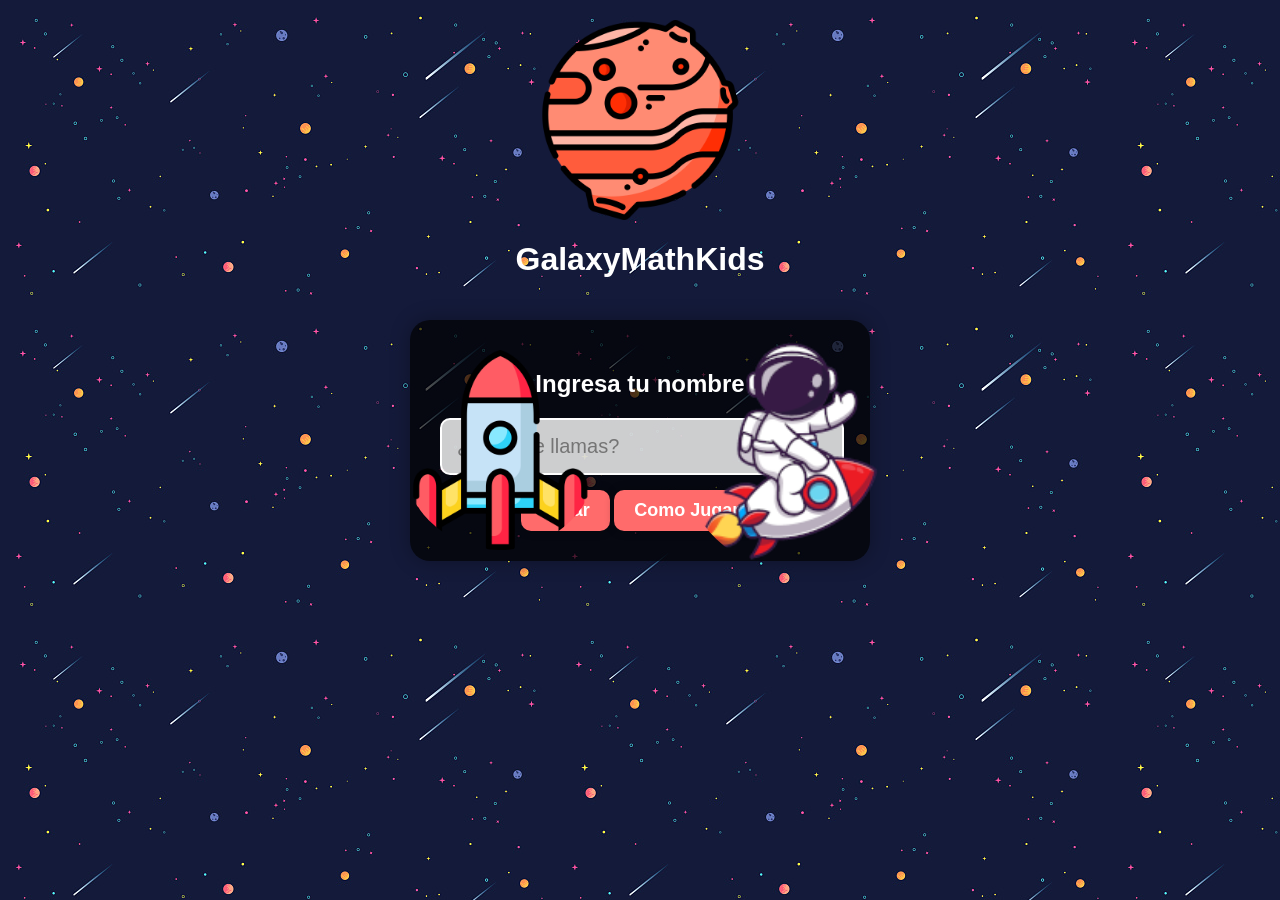
<file: html/otros/index.html>
<!DOCTYPE html>
<html>

<head>
    <title>Login</title>
    <link rel="stylesheet" type="text/css" href="/css/otros/login.css">
</head>

<body>
    <div id="logo">
        <img src="/img/marte.png" alt="Planeta" id="planet-image">
        <h1>GalaxyMathKids</h1>
    </div>
    <div id="login-form">
        <img src="/img/aventura.png" class="imagen-izquierda">
        <h2 class="bouncex">Ingresa tu nombre</h2>
        <form>
            <input id="nombreUsuario" type="text" name="usuario" placeholder="¿Cómo te llamas?">
            <br>
            <button type="button" class="button" onclick="botonJugar()">
                Jugar
            </button>
            <button type="button" class="button" onclick="botonReglas()">
                Como Jugar
            </button>
        </form>
        <img src="/img/astronauta_130x150.png" class="imagen-derecha">
    </div>
    <script src="/js/otros/login.js"></script>
</body>

</html>
</file>
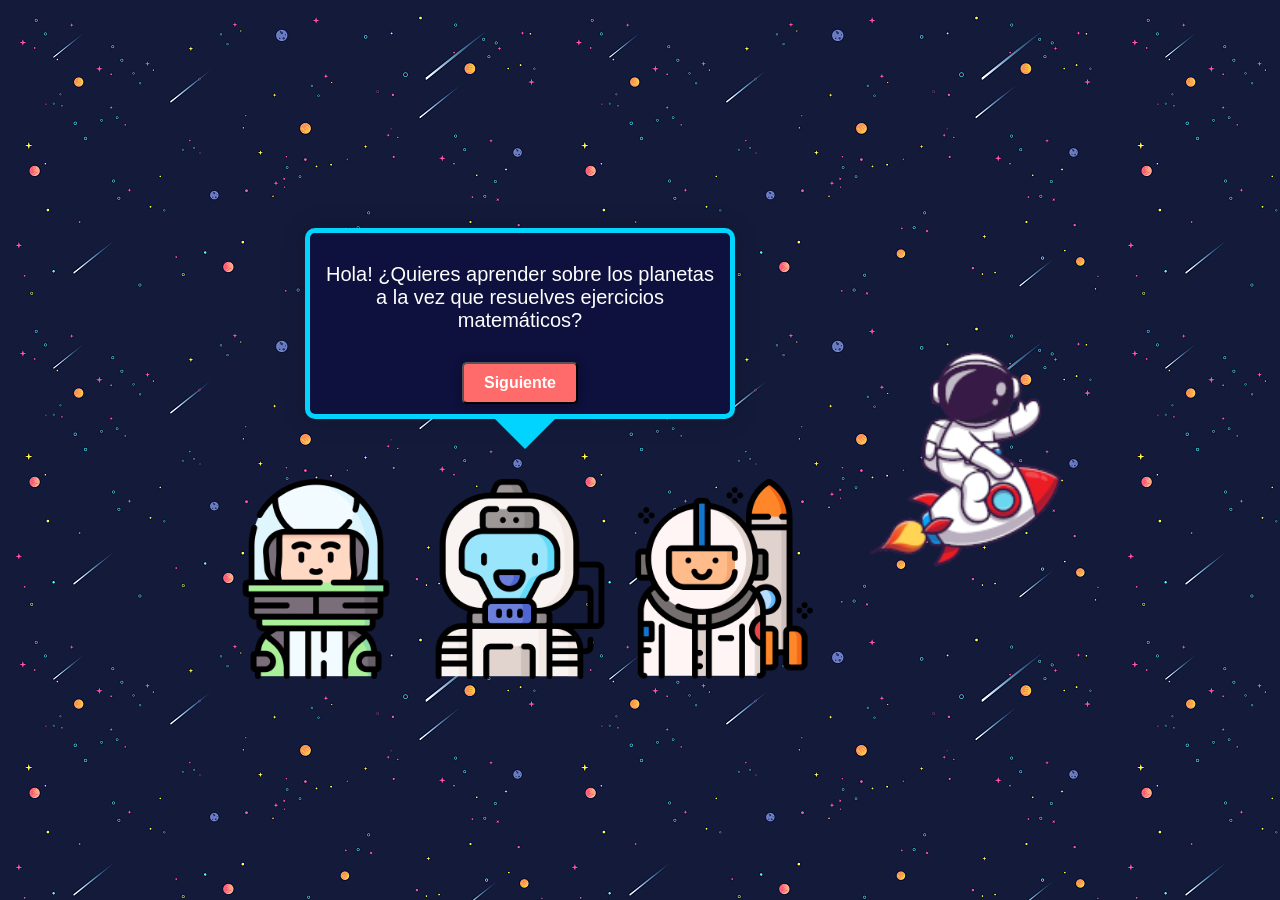
<file: html/dialogos/dialogo1.html>
<!DOCTYPE html>
<html lang="es">

<head>
    <meta charset="UTF-8">
    <meta name="viewport" content="width=device-width, initial-scale=1.0">
    <title>Galaxia en Peligro</title>
    <link rel="stylesheet" href="/css/dialogos/dialogo1.css">
</head>

<body>
    <audio id="myAudio" loop autoplay>
        <source src="/music/alien.mp3" type="audio/mpeg">
    </audio>
    <div class="container">
        <div class="alienigenas">
            <div class="dialogo1">
                <p>Hola! ¿Quieres aprender sobre los planetas a la vez que resuelves ejercicios matemáticos?</p>
                <button class="btn-siguiente" id="dialogo1">
                    <a href="#">Siguiente</a>
                </button>
            </div>
            <div class="dialogo2">
                <p>Todos los planetas tendrán la misma forma y tú tendras que liberarlos.</p>
                <button class="btn-siguiente" id="dialogo2">
                    <a href="#">Siguiente</a>
                </button>
            </div>
            <div class="dialogo3">
                <p>Mientras resuelves cada ejercicio matématico descubriremos que planeta se ocultaba debajo de esa capa.</p>
                <button class="btn-siguiente" id="dialogo3">
                    <a href="#">Siguiente</a>
                </button>
            </div>
            <div class="dialogo4">
                <p>Confiamos en ti para resolver cada ejercicio. Resuelve los ejercicios matemáticos y liberalos a los
                    todos.</p>
                <button class="btn-siguiente" id="dialogo4">
                    <a href="#">Siguiente</a>
                </button>
            </div>

            <div class="dialogoCombi">
                <p>Cuando completes todos los planetas, tendrás muchos más conocimientos de nuestro Sistema Solar</p>
                <button class="btn-siguiente" id="dialogoCombi">
                    <a href="#">Siguiente</a>
                </button>
            </div>

            <div class="grupo_alienigena">
                <img src="/img/astronauta1.png" alt="Alienígenas">
                <img src="/img/astronauta2.png" alt="Alienígenas">
                <img src="/img/astronauta3.png" alt="Alienígenas">
            </div>

        </div>
        <div class="astronauta">
            <div class="dialogoAstro1">
                <p>Esta bien. ¡Estoy listo para el reto!</p>
                <button class="btn-siguiente" id="dialogoAstro1">
                    <a href="#">Siguiente</a>
                </button>
            </div>

            <div class="dialogoAstro2">
                <p>Esta bien. Haré todo lo posible por resolver los ejercicios.</p>
                <button class="btn-siguiente" id="dialogoAstro2">
                    <a href="#">Comenzar Aventura</a>
                </button>
            </div>
            <div class="grupo_astronauta">
                <img src="/img/astronauta_130x150.png" alt="Astronauta">
            </div>

        </div>
    </div>

    <script src="/js/dialogos/dialogo1.js"></script>
    <script src="/js/otros/sonidos.js"></script>
</body>

</html>
</file>
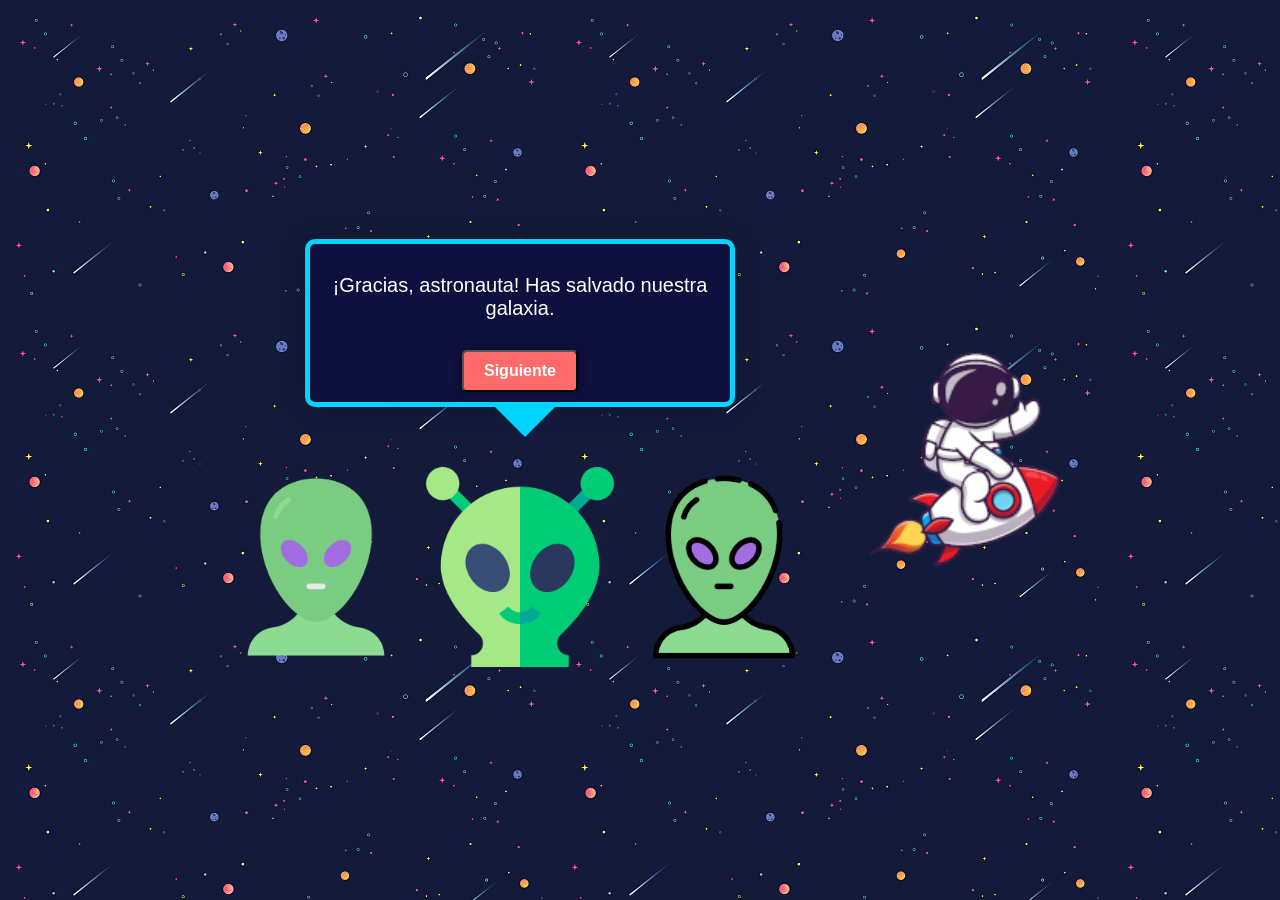
<file: html/dialogos/dialogo2.html>
<!DOCTYPE html>
<html lang="es">

<head>
    <meta charset="UTF-8">
    <meta name="viewport" content="width=device-width, initial-scale=1.0">
    <title>Galaxia en Peligro</title>
    <link rel="stylesheet" href="/css/dialogos/dialogo2.css">
</head>

<body>
    <audio id="myAudio" loop autoplay>
        <source src="/music/alien.mp3" type="audio/mpeg">
    </audio>
    <div class="container">
        <div class="alienigenas">
            <div class="dialogo1">
                <p>¡Gracias, astronauta! Has salvado nuestra galaxia.</p>
                <button class="btn-siguiente" id="dialogo1">
                    <a href="#">Siguiente</a>
                </button>
            </div>
            <div class="dialogo2">
                <p>Estamos en deuda contigo. Ten cuidado en tus futuras misiones.</p>
                <button class="btn-siguiente" id="dialogo2">
                    <a href="#">Siguiente</a>
                </button>
            </div>

            <div class="dialogoCombi">
                <p>GRACIAS POR TODO</p>
                <button class="btn-siguiente" id="dialogoCombi">
                    <a href="#">Siguiente</a>
                </button>
            </div>

            <div class="grupo_alienigena">
                <img src="/img/alien1.png" alt="Alienígenas">
                <img src="/img/alien2.png" alt="Alienígenas">
                <img src="/img/alien3.png" alt="Alienígenas">
            </div>

        </div>
        <div class="astronauta">
            <div class="dialogoAstro1">
                <p>Siempre estaré dispuesto a ayudar. Cuídense, amigos.</p>
                <button class="btn-siguiente" id="dialogoAstro1">
                    <a href="#">Siguiente</a>
                </button>
            </div>
            <div class="grupo_astronauta">
                <img src="/img/astronauta_130x150.png" alt="Astronauta">
            </div>
        </div>
    </div>

    <script src="/js/dialogos/dialogo2.js"></script>
    <script src="/js/otros/sonidos.js"></script>
</body>

</html>
</file>
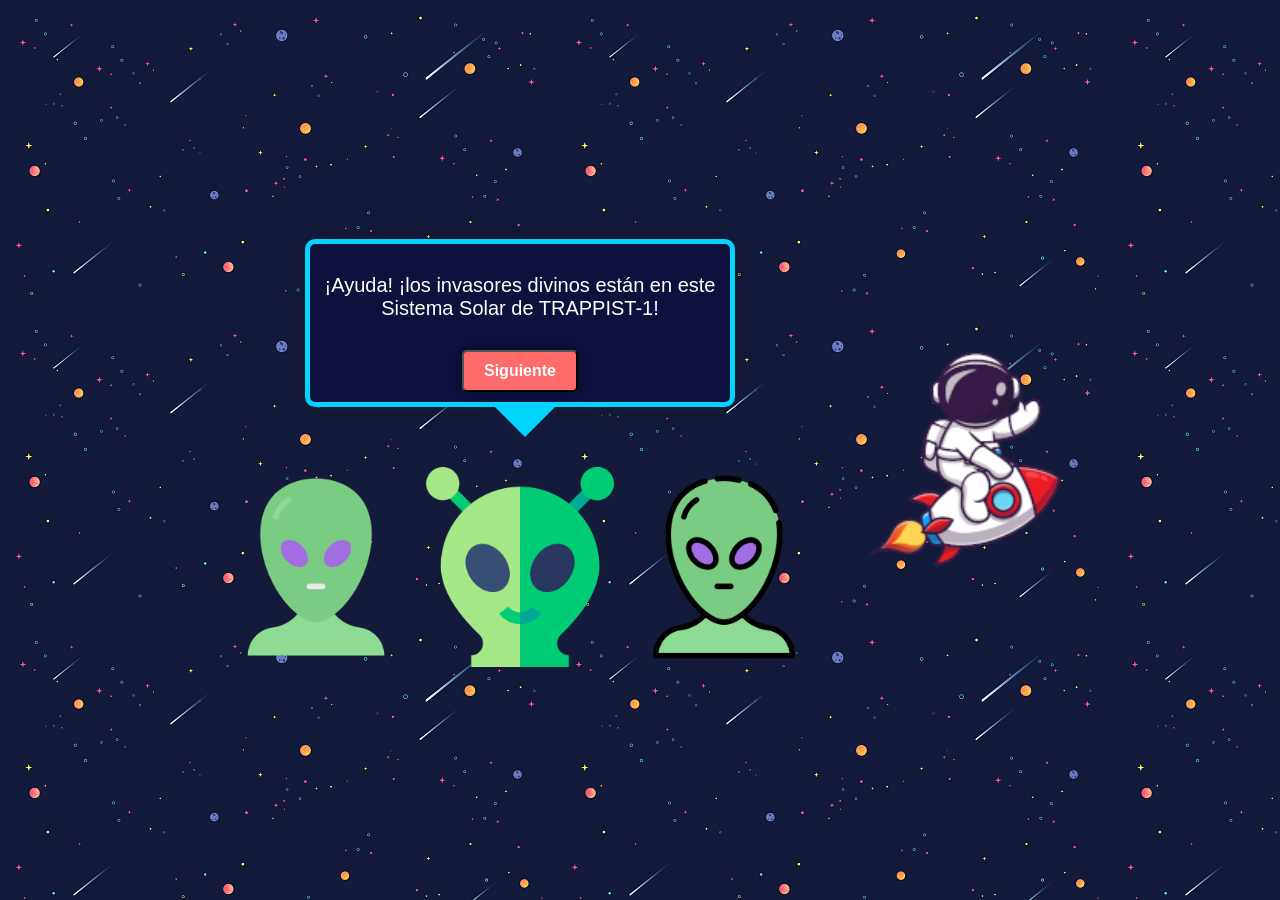
<file: html/dialogos/dialogo3.html>
<!DOCTYPE html>
<html lang="es">

<head>
    <meta charset="UTF-8">
    <meta name="viewport" content="width=device-width, initial-scale=1.0">
    <title>Galaxia en Peligro</title>
    <link rel="stylesheet" href="/css/dialogos/dialogo1.css">
</head>

<body>
    <audio id="myAudio" loop autoplay>
        <source src="/music/alien.mp3" type="audio/mpeg">
    </audio>
    <div class="container">
        <div class="alienigenas">
            <div class="dialogo1">
                <p>¡Ayuda! ¡los invasores divinos están en este Sistema Solar de TRAPPIST-1!</p>
                <button class="btn-siguiente" id="dialogo1">
                    <a href="#">Siguiente</a>
                </button>
            </div>
            <div class="dialogo2">
                <p>Como los votaste del anterior Sistema Solar, no les quedó de otra que venir para el nuestro</p>
                <button class="btn-siguiente" id="dialogo2">
                    <a href="#">Siguiente</a>
                </button>
            </div>
            <div class="dialogo3">
                <p>Todos los planetas los volvió iguales. y tambien multiplicó algunos de ellos. Nosotros debemos de
                    tener 7 planetas. Pero ahora contamos con 10 </p>
                <button class="btn-siguiente" id="dialogo3">
                    <a href="#">Siguiente</a>
                </button>
            </div>
            <div class="dialogo4">
                <p>Confiamos en ti para salvar nuestra Sistema Solar. Resuelve los ejercicios matemáticos de nivel
                    Intermedio y liberalos a los todos.</p>
                <button class="btn-siguiente" id="dialogo4">
                    <a href="#">Siguiente</a>
                </button>
            </div>

            <div class="dialogoCombi">
                <p>Cuando salves todos los planetas, estos volverán a su forma original.</p>
                <button class="btn-siguiente" id="dialogoCombi">
                    <a href="#">Siguiente</a>
                </button>
            </div>

            <div class="grupo_alienigena">
                <img src="/img/alien1.png" alt="Alienígenas">
                <img src="/img/alien2.png" alt="Alienígenas">
                <img src="/img/alien3.png" alt="Alienígenas">
            </div>

        </div>
        <div class="astronauta">
            <div class="dialogoAstro1">
                <p>Tranquilos, tengo que ayudarlos. Ya que por mi culpa invadieron su Sistema</p>
                <button class="btn-siguiente" id="dialogoAstro1">
                    <a href="#">Siguiente</a>
                </button>
            </div>

            <div class="dialogoAstro2">
                <p>Esta bien. Haré todo lo posible para salvar a todos. Y regresar a la normalidad sus planetas</p>
                <button class="btn-siguiente" id="dialogoAstro2">
                    <a href="#">Comenzar Aventura</a>
                </button>
            </div>
            <div class="grupo_astronauta">
                <img src="/img/astronauta_130x150.png" alt="Astronauta">
            </div>

        </div>
    </div>

    <script src="/js/dialogos/dialogo3.js"></script>
    <script src="/js/otros/sonidos.js"></script>
</body>

</html>
</file>
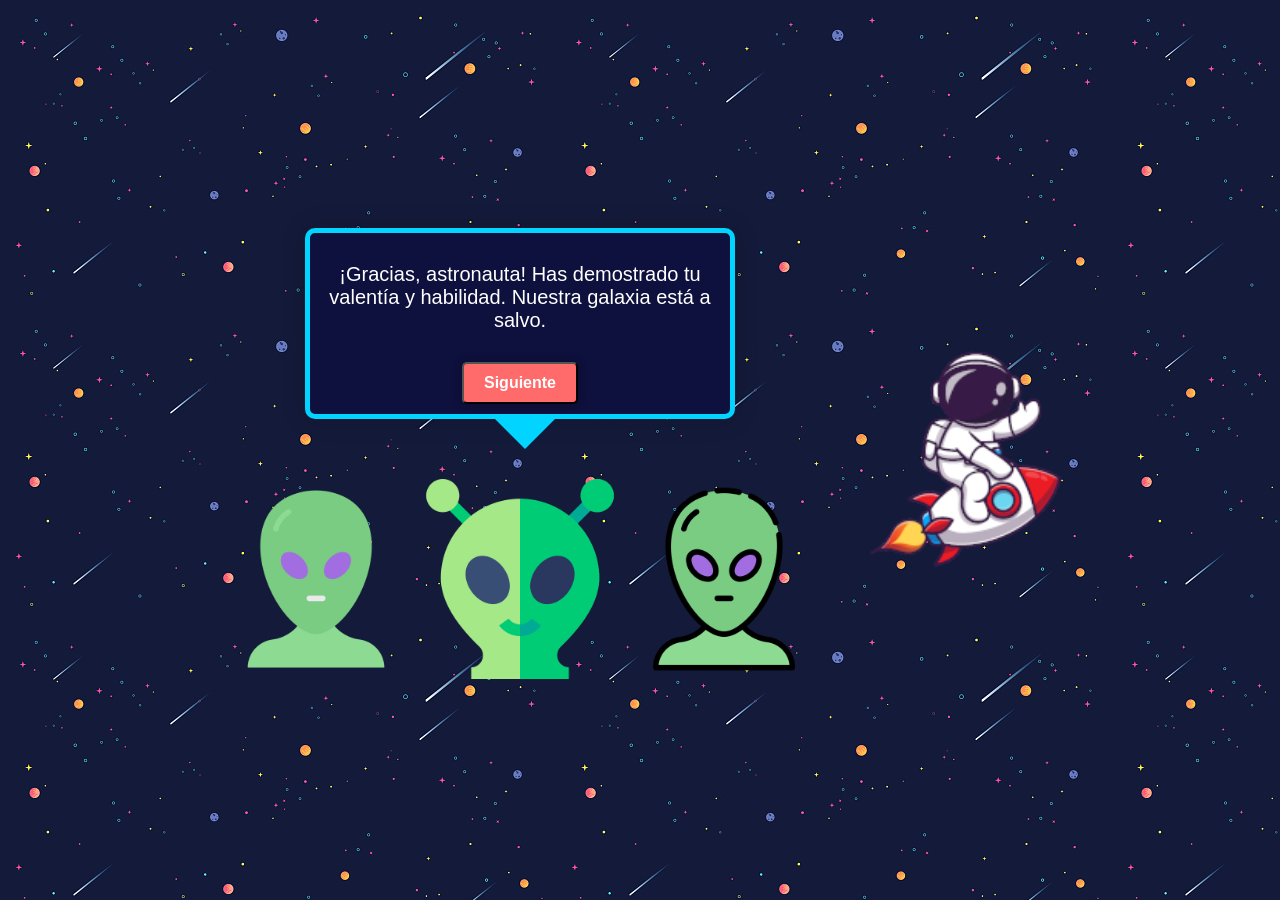
<file: html/dialogos/dialogo4.html>
<!DOCTYPE html>
<html lang="es">

<head>
    <meta charset="UTF-8">
    <meta name="viewport" content="width=device-width, initial-scale=1.0">
    <title>Galaxia en Peligro</title>
    <link rel="stylesheet" href="/css/dialogos/dialogo2.css">
</head>

<body>
    <audio id="myAudio" loop autoplay>
        <source src="/music/alien.mp3" type="audio/mpeg">
    </audio>
    <div class="container">
        <div class="alienigenas">
            <div class="dialogo1">
                <p>¡Gracias, astronauta! Has demostrado tu valentía y habilidad. Nuestra galaxia está a salvo.</p>
                <button class="btn-siguiente" id="dialogo1">
                    <a href="#">Siguiente</a>
                </button>
            </div>
            <div class="dialogo2">
                <p>Eres un verdadero héroe intergaláctico. Ten cuidado en tus futuras misiones, pues el universo siempre guarda sorpresas.</p>
                <button class="btn-siguiente" id="dialogo2">
                    <a href="#">Siguiente</a>
                </button>
            </div>

            <div class="dialogoCombi" >
                <p>GRACIAS POR TODO</p>
                <button class="btn-siguiente" id="dialogoCombi">
                    <a href="#">Siguiente</a>
                </button>
            </div>

            <div class="grupo_alienigena">
                <img src="/img/alien1.png" alt="Alienígenas">
                <img src="/img/alien2.png" alt="Alienígenas">
                <img src="/img/alien3.png" alt="Alienígenas">
            </div>

        </div>
        <div class="astronauta">
            <div class="dialogoAstro1" >
                <p>Ha sido un honor ayudar. Siempre estaré dispuesto a proteger el universo de amenazas. Hasta la próxima, amigos.</p>
                <button class="btn-siguiente" id="dialogoAstro1">
                    <a href="#">Siguiente</a>
                </button>
            </div>
            <div class="grupo_astronauta">
                <img src="/img/astronauta_130x150.png" alt="Astronauta">
            </div>
        </div>
    </div>

    <script src="/js/dialogos/dialogo4.js"></script>
    <script src="/js/otros/sonidos.js"></script>
</body>

</html>
</file>
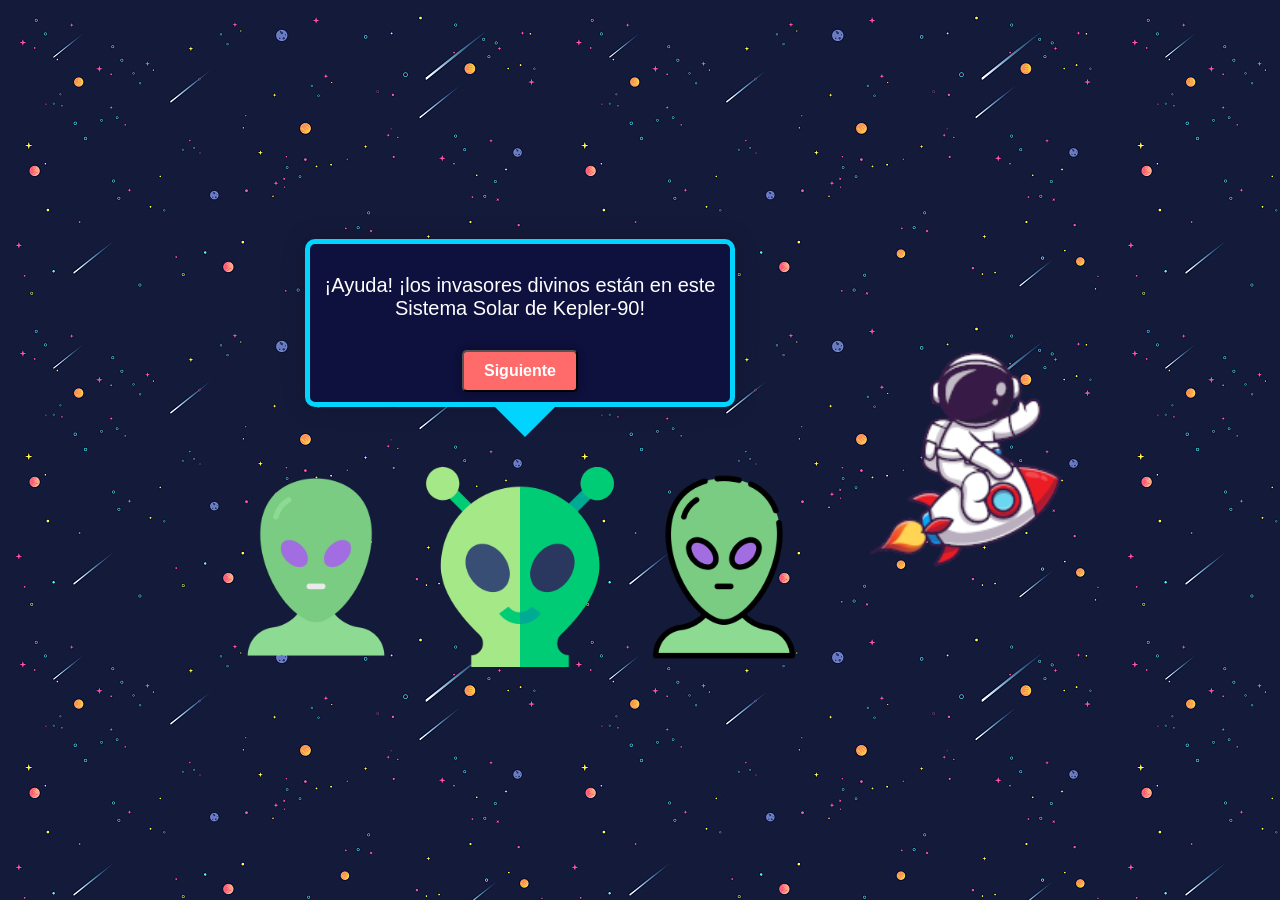
<file: html/dialogos/dialogo5.html>
<!DOCTYPE html>
<html lang="es">

<head>
    <meta charset="UTF-8">
    <meta name="viewport" content="width=device-width, initial-scale=1.0">
    <title>Galaxia en Peligro</title>
    <link rel="stylesheet" href="/css/dialogos/dialogo1.css">
</head>

<body>
    <audio id="myAudio" loop autoplay>
        <source src="/music/alien.mp3" type="audio/mpeg">
    </audio>
    <div class="container">
        <div class="alienigenas">
            <div class="dialogo1">
                <p>¡Ayuda! ¡los invasores divinos están en este Sistema Solar de Kepler-90!</p>
                <button class="btn-siguiente" id="dialogo1">
                    <a href="#">Siguiente</a>
                </button>
            </div>
            <div class="dialogo2">
                <p>Están buscando venganza, esta vez se juntaron una gran cantidad de ellos y comenzaron a copiar
                    nuestros planetas.</p>
                <button class="btn-siguiente" id="dialogo2">
                    <a href="#">Siguiente</a>
                </button>
            </div>
            <div class="dialogo3">
                <p>Ahora parece que volvieron mucho más fuertes. Triplicaron algunos planetas, algunos planetas estan
                    justo casi en la misma orbita. Estan a nada de expltoar, necesitamos tú ayuda.</p>
                <button class="btn-siguiente" id="dialogo3">
                    <a href="#">Siguiente</a>
                </button>
            </div>
            <div class="dialogo4">
                <p>Confiamos en ti para salvar nuestra Sistema Solar. Resuelve los ejercicios matemáticos de nivel
                    Dificil y liberalos a los todos. Sino, nuestro sistema explotará porque no puede tener a 18 planetas
                    juntos</p>
                <button class="btn-siguiente" id="dialogo4">
                    <a href="#">Siguiente</a>
                </button>
            </div>

            <div class="dialogoCombi">
                <p>Si logras derrotar será el fin de ellos. Ya que son los últimos que quedan con vida.</p>
                <button class="btn-siguiente" id="dialogoCombi">
                    <a href="#">Siguiente</a>
                </button>
            </div>

            <div class="grupo_alienigena">
                <img src="/img/alien1.png" alt="Alienígenas">
                <img src="/img/alien2.png" alt="Alienígenas">
                <img src="/img/alien3.png" alt="Alienígenas">
            </div>

        </div>
        <div class="astronauta">
            <div class="dialogoAstro1">
                <p>Que problema, es muy grave. Voy a ayudarlos a todos, no pueden tener tanto planteas en su Sistema</p>
                <button class="btn-siguiente" id="dialogoAstro1">
                    <a href="#">Siguiente</a>
                </button>
            </div>

            <div class="dialogoAstro2">
                <p>Esta bien. Haré todo lo posible para salvar a todos. Y regresar a la normalidad sus planetas</p>
                <button class="btn-siguiente" id="dialogoAstro2">
                    <a href="#">Comenzar Aventura</a>
                </button>
            </div>
            <div class="grupo_astronauta">
                <img src="/img/astronauta_130x150.png" alt="Astronauta">
            </div>

        </div>
    </div>

    <script src="/js/dialogos/dialogo5.js"></script>
    <script src="/js/otros/sonidos.js"></script>
</body>

</html>
</file>
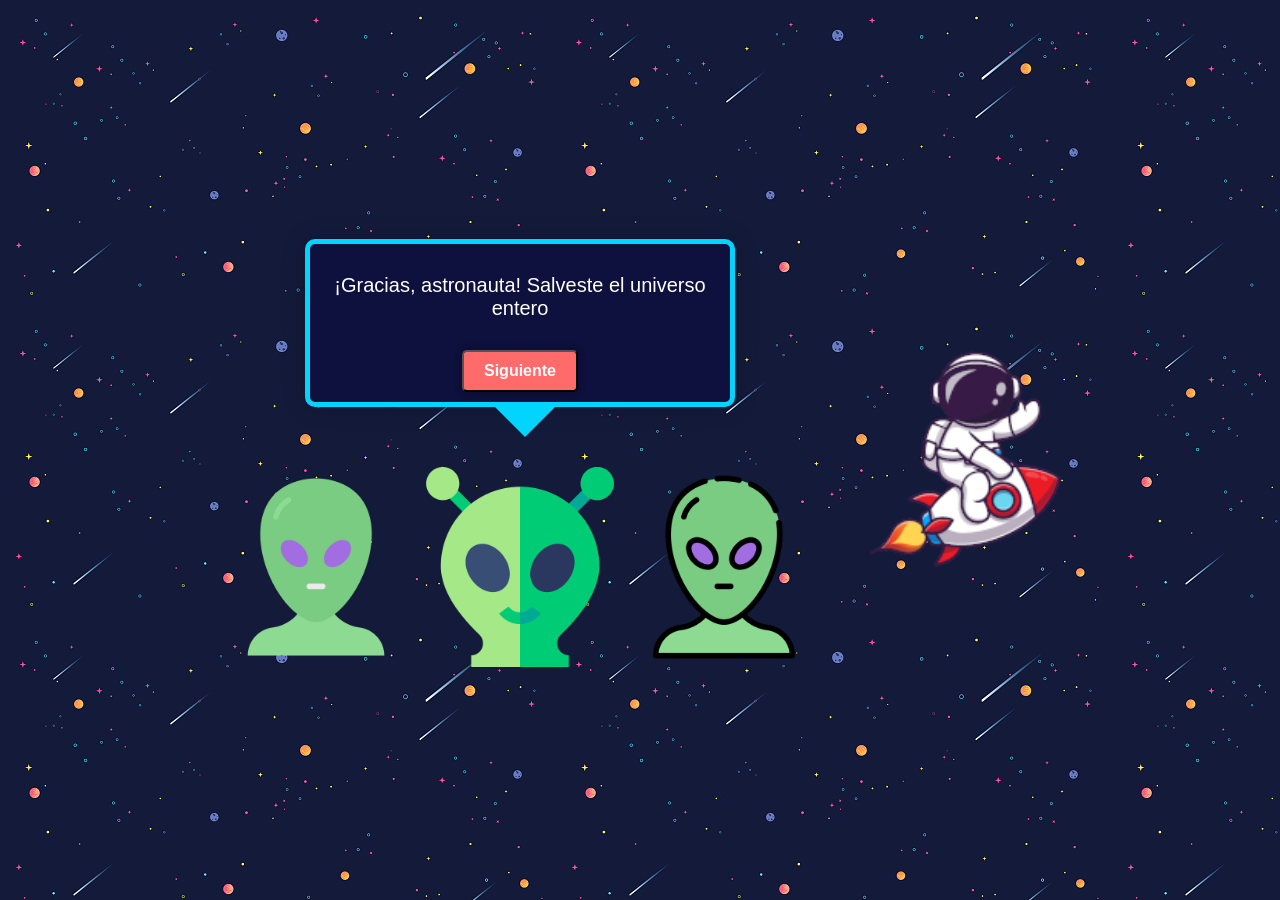
<file: html/dialogos/dialogo6.html>
<!DOCTYPE html>
<html lang="es">

<head>
    <meta charset="UTF-8">
    <meta name="viewport" content="width=device-width, initial-scale=1.0">
    <title>Galaxia en Peligro</title>
    <link rel="stylesheet" href="/css/dialogos/dialogo2.css">
</head>

<body>
    <audio id="myAudio" loop autoplay>
        <source src="/music/alien.mp3" type="audio/mpeg">
    </audio>
    <div class="container">
        <div class="alienigenas">
            <div class="dialogo1">
                <p>¡Gracias, astronauta! Salveste el universo entero</p>
                <button class="btn-siguiente" id="dialogo1">
                    <a href="#">Siguiente</a>
                </button>
            </div>
            <div class="dialogo2">
                <p>Todos los serves vivos del universo estamos en deuda con tigo, por destruir a esa especie que multiplicaba planetas</p>
                <button class="btn-siguiente" id="dialogo2">
                    <a href="#">Siguiente</a>
                </button>
            </div>

            <div class="dialogoCombi" >
                <p>GRACIAS POR TODO, ESTE ES EL FIN DE TU MISIÓN ESPACIAL</p>
                <button class="btn-siguiente" id="dialogoCombi">
                    <a href="#">Siguiente</a>
                </button>
            </div>

            <div class="grupo_alienigena">
                <img src="/img/alien1.png" alt="Alienígenas">
                <img src="/img/alien2.png" alt="Alienígenas">
                <img src="/img/alien3.png" alt="Alienígenas">
            </div>

        </div>
        <div class="astronauta">
            <div class="dialogoAstro1" >
                <p>Siempre estaré dispuesto a ayudar. Cuídense, amigos.</p>
                <button class="btn-siguiente" id="dialogoAstro1">
                    <a href="#">Siguiente</a>
                </button>
            </div>
            <div class="grupo_astronauta">
                <img src="/img/astronauta_130x150.png" alt="Astronauta">
            </div>
        </div>
    </div>

    <script src="/js/dialogos/dialogo6.js"></script>
    <script src="/js/otros/sonidos.js"></script>
</body>

</html>
</file>
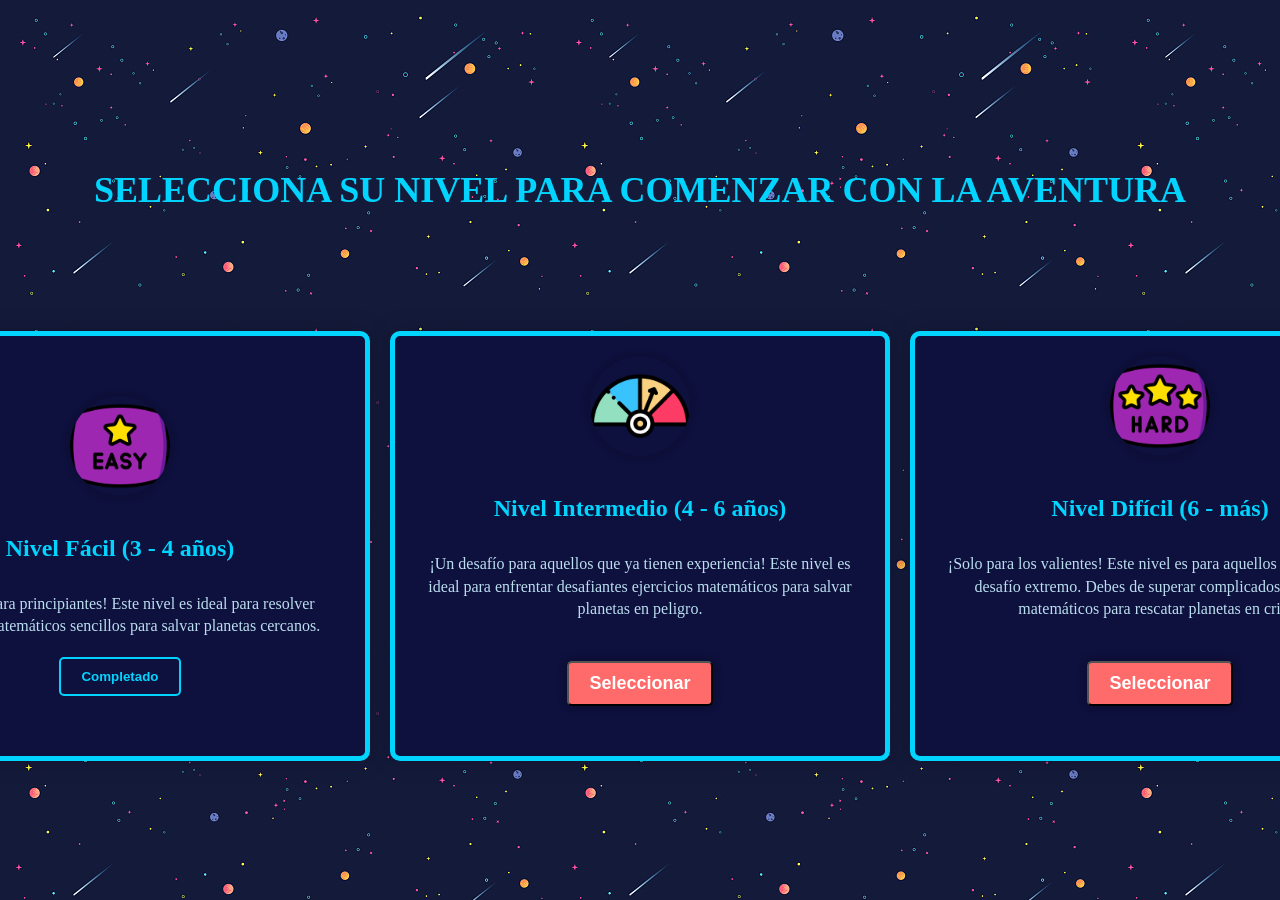
<file: html/niveles/1Completado.html>
<!DOCTYPE html>
<html lang="en">

<head>
    <meta charset="UTF-8">
    <meta name="viewport" content="width=device-width, initial-scale=1.0">
    <title>Seleccione su nivel</title>
    <link rel="stylesheet" href="/css/niveles/Completado.css">
</head>

<body>
    <div class="container">
        <h2 class="titulo">SELECCIONA SU NIVEL PARA COMENZAR CON LA AVENTURA</h2>
        <div class="dificultad">
            <div class="card card-completado">
                <div class="completado-overlay">
                    <p>Nivel Completado</p>
                </div>
                <img src="/img/facil.png" alt="Nivel Básico">
                <h3>Nivel Fácil (3 - 4 años)</h3>
                <p>¡Perfecto para principiantes! Este nivel es ideal para resolver ejercicios matemáticos sencillos para
                    salvar planetas cercanos.</p>
                <button class="btn-completado">
                    Completado
                </button>
            </div>
            <div class="card">
                <img src="/img/media.png" alt="Nivel Intermedio">
                <h3>Nivel Intermedio (4 - 6 años)</h3>
                <p>¡Un desafío para aquellos que ya tienen experiencia! Este nivel es ideal para enfrentar desafiantes
                    ejercicios matemáticos para salvar planetas en peligro.</p>
                <button class="btn-seleccionar">
                    <a href="/html/dialogos/dialogo3.html">Seleccionar</a>
                </button>
            </div>
            <div class="card">
                <img src="/img/dificil.png" alt="Nivel Difícil">
                <h3>Nivel Difícil (6 - más)</h3>
                <p>¡Solo para los valientes! Este nivel es para aquellos que buscan un desafío extremo. Debes de superar
                    complicados ejercicios matemáticos para rescatar planetas en crisis.</p>
                <button class="btn-seleccionar">
                    <a href="/html/dialogos/dialogo5.html">Seleccionar</a>
                </button>
            </div>
        </div>
    </div>

</body>

</html>
</file>
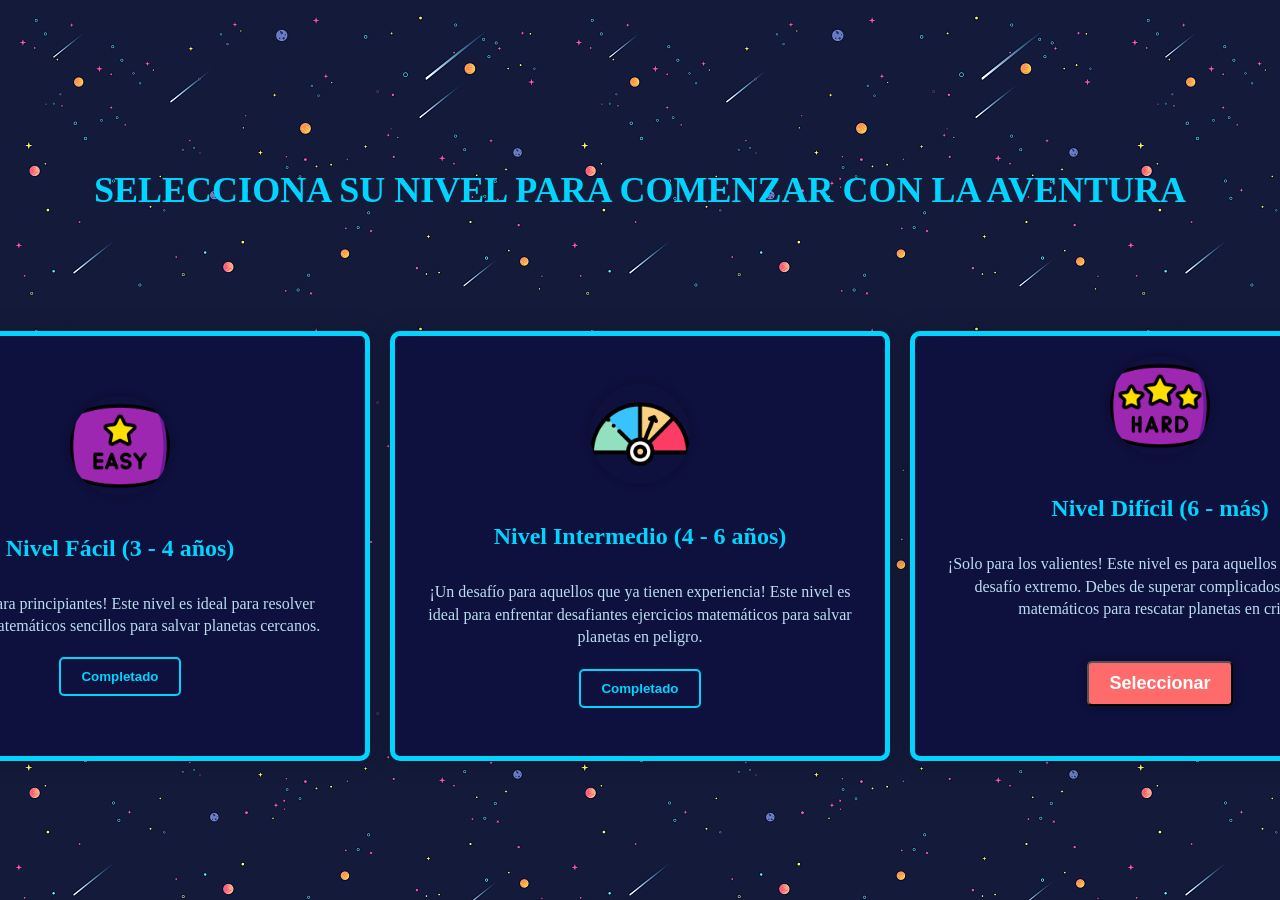
<file: html/niveles/2Completado.html>
<!DOCTYPE html>
<html lang="en">

<head>
    <meta charset="UTF-8">
    <meta name="viewport" content="width=device-width, initial-scale=1.0">
    <title>Seleccione su nivel</title>
    <link rel="stylesheet" href="/css/niveles/Completado.css">
</head>

<body>
    <div class="container">
        <h2 class="titulo">SELECCIONA SU NIVEL PARA COMENZAR CON LA AVENTURA</h2>
        <div class="dificultad">
            <div class="card card-completado">
                <div class="completado-overlay">
                    <p>Nivel Completado</p>
                </div>
                <img src="/img/facil.png" alt="Nivel Básico">
                <h3>Nivel Fácil (3 - 4 años)</h3>
                <p>¡Perfecto para principiantes! Este nivel es ideal para resolver ejercicios matemáticos sencillos para
                    salvar planetas cercanos.</p>
                <button class="btn-completado">
                    Completado
                </button>
            </div>
            <div class="card card-completado">
                <div class="completado-overlay">
                    <p>Nivel Completado</p>
                </div>
                <img src="/img/media.png" alt="Nivel Intermedio">
                <h3>Nivel Intermedio (4 - 6 años)</h3>
                <p>¡Un desafío para aquellos que ya tienen experiencia! Este nivel es ideal para enfrentar desafiantes
                    ejercicios matemáticos para salvar planetas en peligro.</p>
                <button class="btn-completado">
                    Completado
                </button>
            </div>
            <div class="card">
                <img src="/img/dificil.png" alt="Nivel Difícil">
                <h3>Nivel Difícil (6 - más)</h3>
                <p>¡Solo para los valientes! Este nivel es para aquellos que buscan un desafío extremo. Debes de superar
                    complicados ejercicios matemáticos para rescatar planetas en crisis.</p>
                <button class="btn-seleccionar">
                    <a href="/html/dialogos/dialogo5.html">Seleccionar</a>
                </button>
            </div>
        </div>
    </div>

    </div>

</body>

</html>
</file>
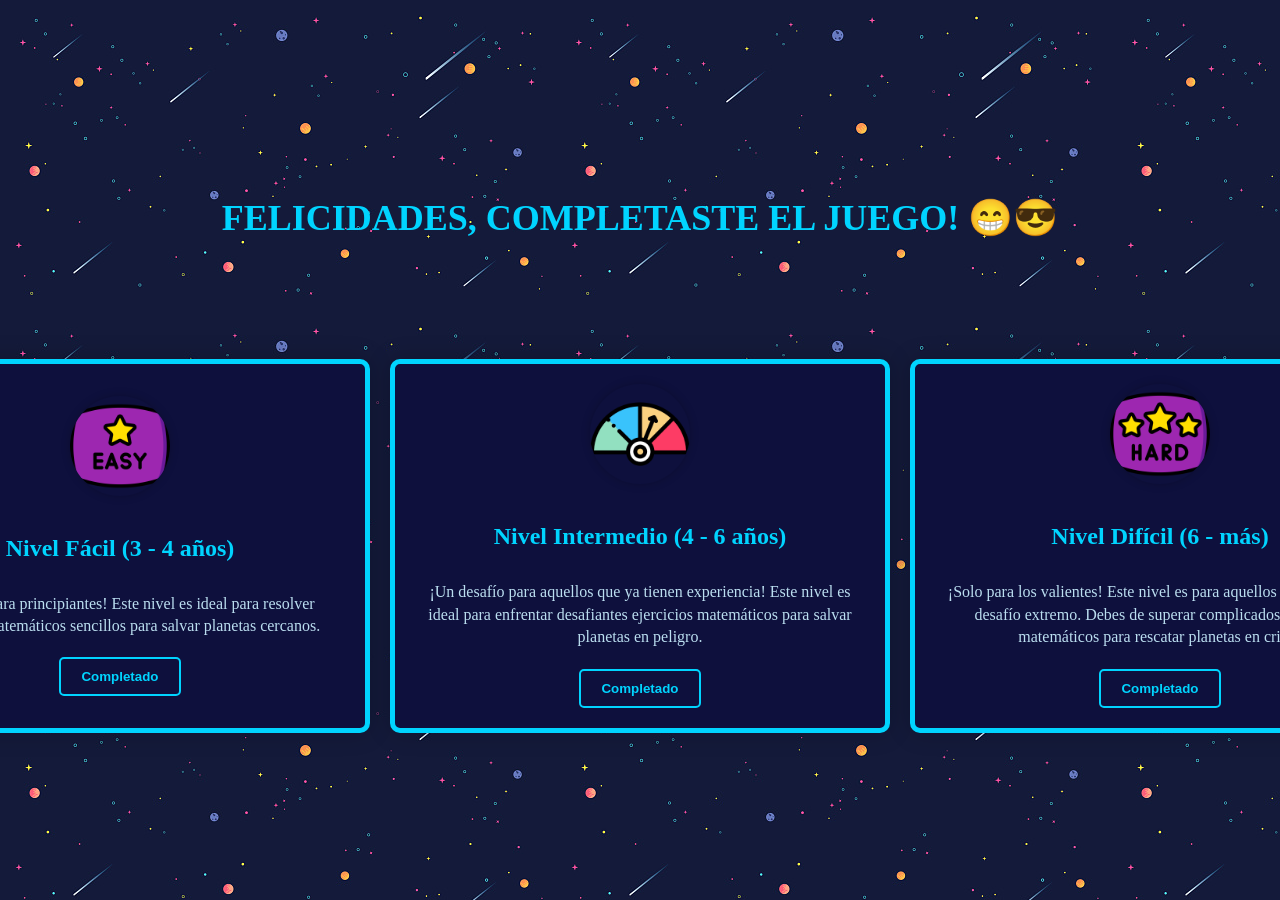
<file: html/niveles/3Completado.html>
<!DOCTYPE html>
<html lang="en">

<head>
    <meta charset="UTF-8">
    <meta name="viewport" content="width=device-width, initial-scale=1.0">
    <title>Seleccione su nivel</title>
    <link rel="stylesheet" href="/css/niveles/Completado.css">
</head>

<body>
    <div class="container">
        <h2 class="titulo">FELICIDADES, COMPLETASTE EL JUEGO! 😁😎</h2>
        <div class="dificultad">
            <div class="card card-completado">
                <div class="completado-overlay">
                    <p>Nivel Completado</p>
                </div>
                <img src="/img/facil.png" alt="Nivel Básico">
                <h3>Nivel Fácil (3 - 4 años)</h3>
                <p>¡Perfecto para principiantes! Este nivel es ideal para resolver ejercicios matemáticos sencillos para
                    salvar planetas cercanos.</p>
                <button class="btn-completado">
                    Completado
                </button>
            </div>
            <div class="card card-completado">
                <div class="completado-overlay">
                    <p>Nivel Completado</p>
                </div>
                <img src="/img/media.png" alt="Nivel Intermedio">
                <h3>Nivel Intermedio (4 - 6 años)</h3>
                <p>¡Un desafío para aquellos que ya tienen experiencia! Este nivel es ideal para enfrentar desafiantes
                    ejercicios matemáticos para salvar planetas en peligro.</p>
                <button class="btn-completado">
                    Completado
                </button>
            </div>
            <div class="card card-completado">
                <div class="completado-overlay">
                    <p>Nivel Completado</p>
                </div>
                <img src="/img/dificil.png" alt="Nivel Difícil">
                <h3>Nivel Difícil (6 - más)</h3>
                <p>¡Solo para los valientes! Este nivel es para aquellos que buscan un desafío extremo. Debes de superar
                    complicados ejercicios matemáticos para rescatar planetas en crisis.</p>
                <button class="btn-completado">
                    Completado
                </button>
            </div>
        </div>
    </div>


    </div>

</body>

</html>
</file>
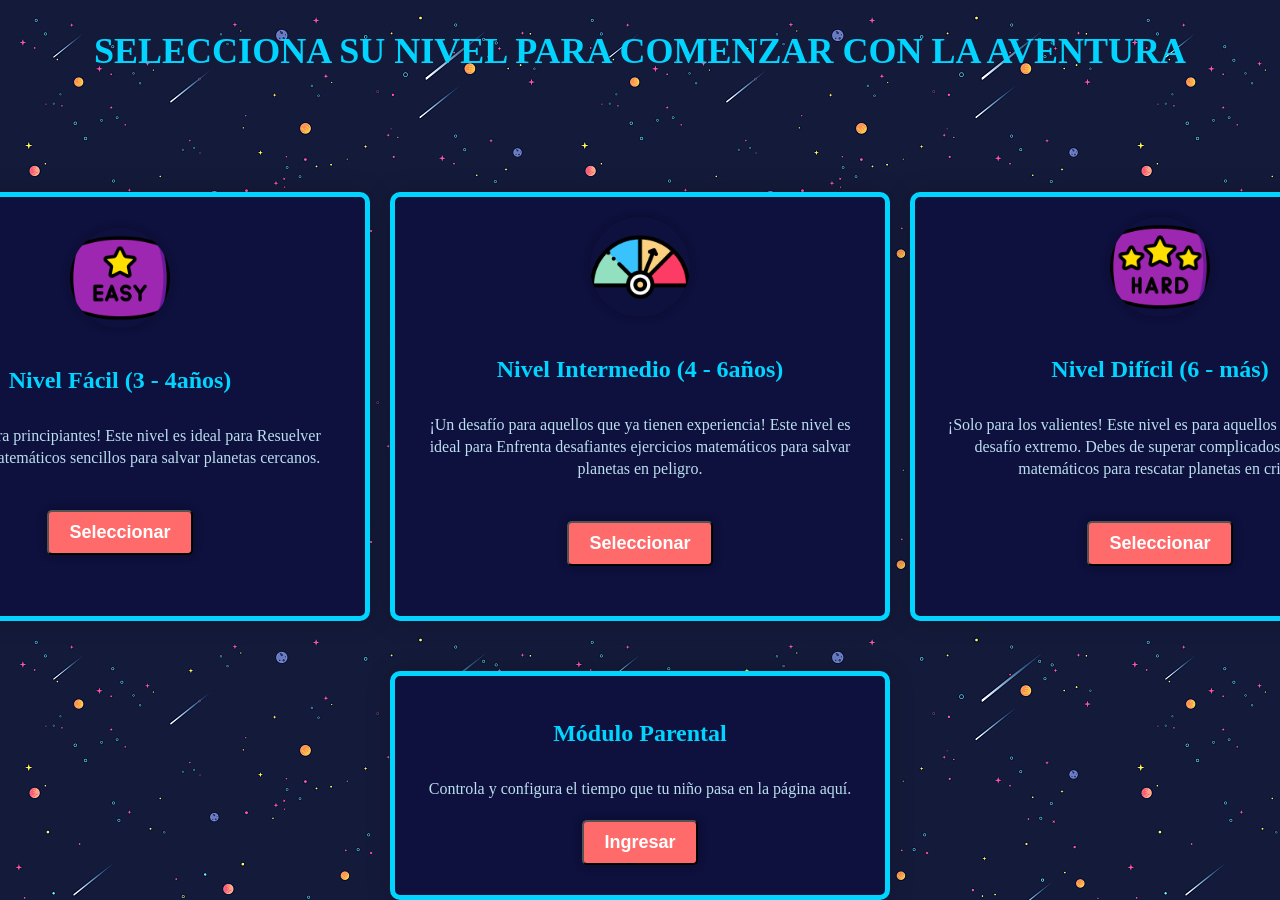
<file: html/niveles/niveles.html>
<!DOCTYPE html>
<html lang="en">

<head>
    <meta charset="UTF-8">
    <meta name="viewport" content="width=device-width, initial-scale=1.0">
    <title>Seleccione su nivel</title>
    <link rel="stylesheet" href="/css/niveles/niveles.css">
</head>

<body>
    <div class="container">
        <h2 class="titulo">SELECCIONA SU NIVEL PARA COMENZAR CON LA AVENTURA</h2>
        <div class="dificultad">
            <div class="card">
                <img src="/img/facil.png" alt="Nivel Básico">
                <h3>Nivel Fácil (3 - 4años)</h3>
                <p>¡Perfecto para principiantes! Este nivel es ideal para Resuelver ejercicios matemáticos sencillos para salvar planetas cercanos.</p>
                <button class="btn-seleccionar">
                    <a href="/html/dialogos/dialogo1.html">Seleccionar</a>
                </button>
            </div>
            <div class="card">
                <img src="/img/media.png" alt="Nivel Intermedio">
                <h3>Nivel Intermedio (4 - 6años)</h3>
                <p>¡Un desafío para aquellos que ya tienen experiencia!  Este nivel es ideal para Enfrenta desafiantes ejercicios matemáticos para salvar planetas en peligro.</p>
                <button class="btn-seleccionar">
                    <a href="/html/dialogos/dialogo3.html">Seleccionar</a>
                </button>
            </div>
            <div class="card">
                <img src="/img/dificil.png" alt="Nivel Difícil">
                <h3>Nivel Difícil (6 - más)</h3>
                <p>¡Solo para los valientes! Este nivel es para aquellos que buscan un desafío extremo. Debes de superar complicados ejercicios matemáticos para rescatar planetas en crisis.</p>
                <button class="btn-seleccionar">
                    <a href="/html/dialogos/dialogo5.html">Seleccionar</a>
                </button>
            </div>
        </div>
        <div class="modulo-parental">
            <div class="card">
                <h3>Módulo Parental</h3>
                <p>Controla y configura el tiempo que tu niño pasa en la página aquí.</p>
                <button class="btn-modulo-parental">
                    <a href="/html/otros/parental.html" target="_blank">Ingresar</a>
                </button>
            </div>
        </div>
    </div>
</body>

</html>
</file>
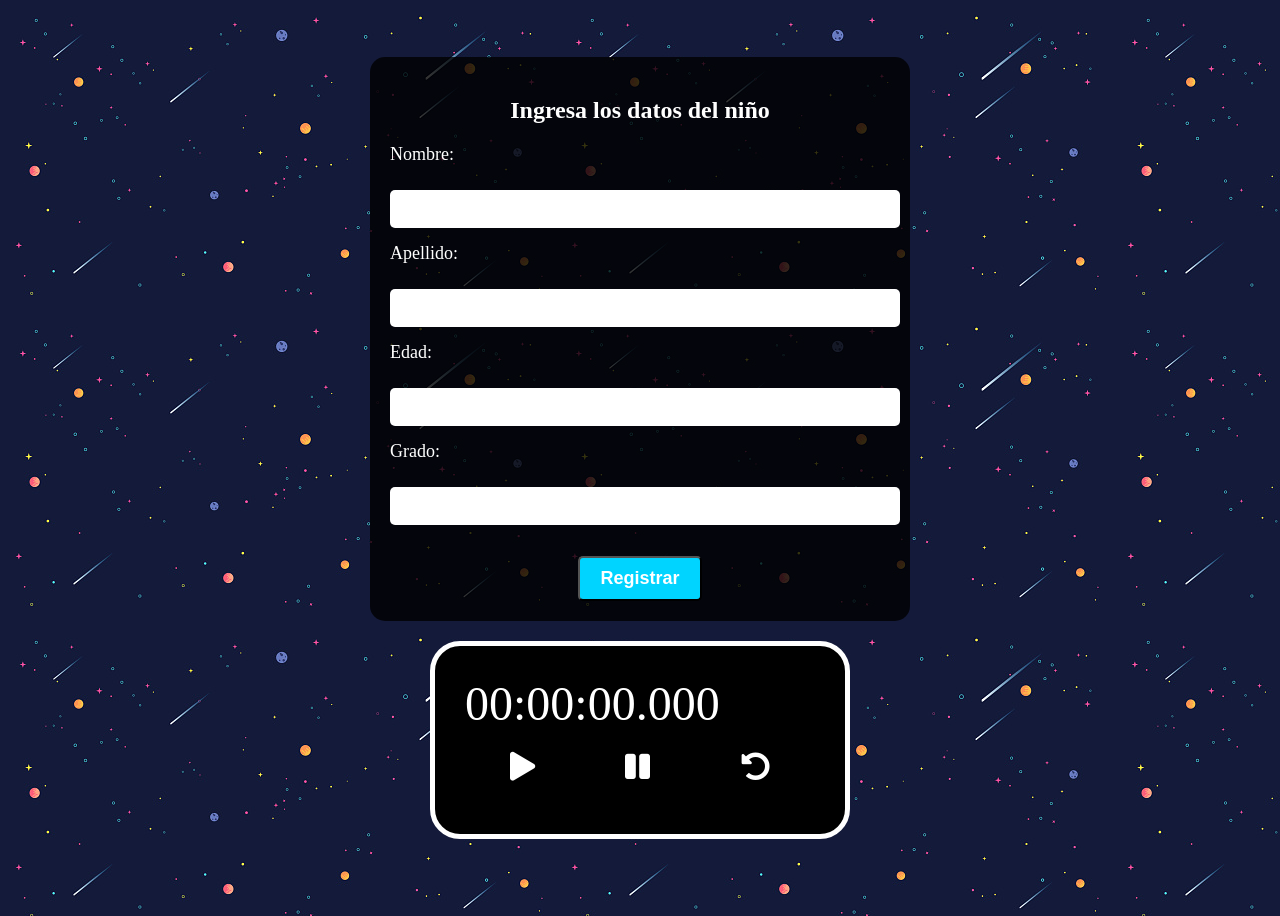
<file: html/otros/parental.html>
<!DOCTYPE html>
<html lang="en">

<head>
    <meta charset="UTF-8" />
    <title>Cronómetro</title>
    <link rel="stylesheet" href="/css/otros/parental.css">
    <link rel="stylesheet" href="https://cdnjs.cloudflare.com/ajax/libs/font-awesome/5.15.3/css/all.min.css" />
</head>

<body>

    <div class="contenedor">
        <div class="datos-nino">
            <h2>Ingresa los datos del niño</h2>
            <form>
                <div class="campo">
                    <label for="nombre">Nombre:</label>
                    <input type="text" id="nombre" name="nombre" required>
                </div>
                <div class="campo">
                    <label for="apellido">Apellido:</label>
                    <input type="text" id="apellido" name="apellido" required>
                </div>
                <div class="campo">
                    <label for="edad">Edad:</label>
                    <input type="number" id="edad" name="edad" required>
                </div>
                <div class="campo">
                    <label for="grado">Grado:</label>
                    <input type="text" id="grado" name="grado" required>
                </div>
                <button class="btn-registrar">Registrar</button>
            </form>
        </div>
        <div class="marco">
            <div class="tiempo" id="tiempo">00:00:00.000</div>
            <div class="botones-contenedor">
                <div class="btn" onclick="iniciar()">
                    <i class="fas fa-play"></i>
                </div>
                <div class="btn" onclick="pausar()">
                    <i class="fas fa-pause"></i>
                </div>
                <div class="btn" onclick="reiniciar()">
                    <i class="fas fa-undo-alt"></i>
                </div>
            </div>
        </div>
    </div>

    <script src="/js/otros/parental.js"></script>
</body>

</html>
</file>
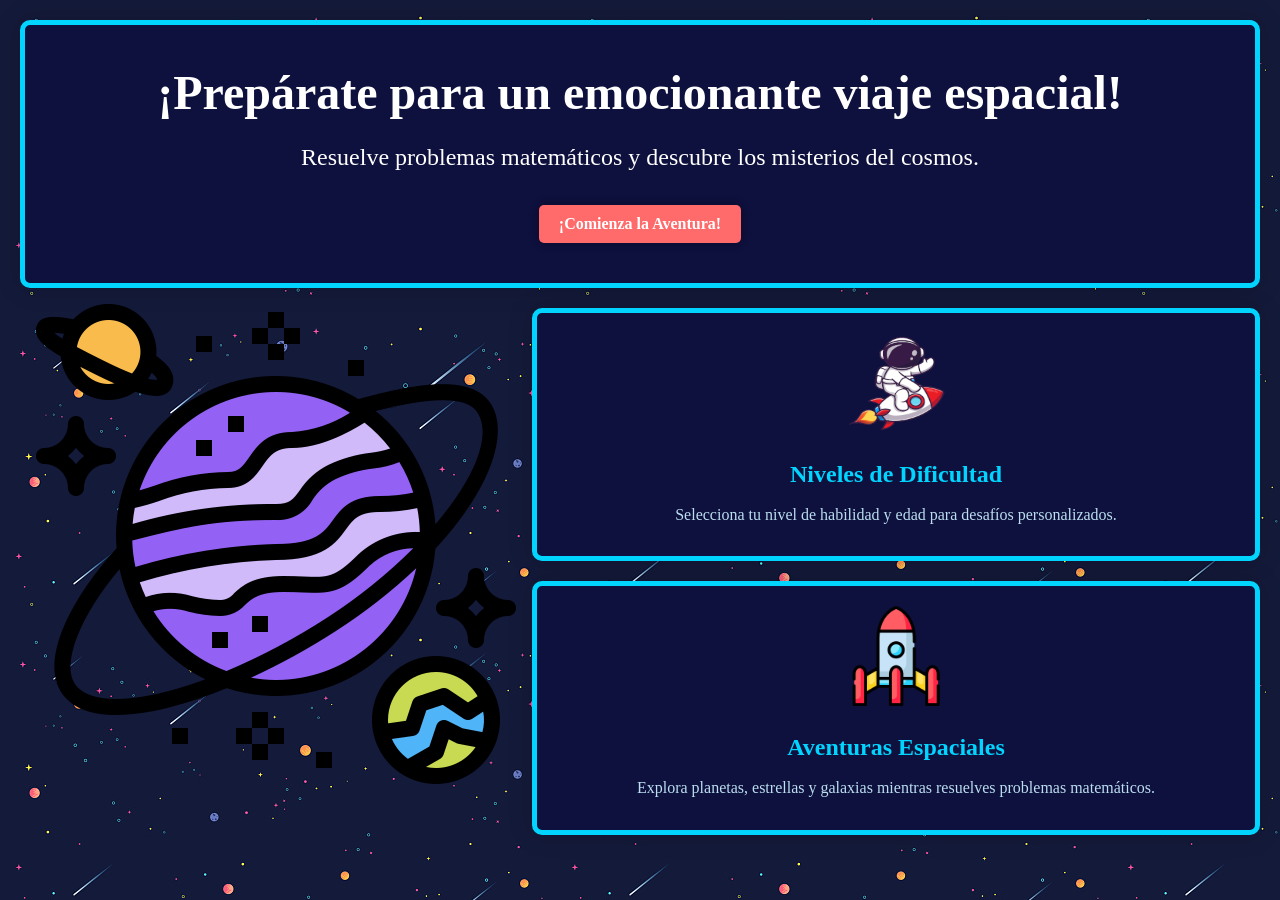
<file: html/otros/reglas.html>
<!DOCTYPE html>
<html>

<head>
    <meta charset="UTF-8">
    <title>Exploración Espacial - Juego de Matemáticas</title>
    <link rel="stylesheet" type="text/css" href="/css/otros/reglas.css">
</head>

<body>
    <div class="container">
        <div class="main">
            <section class="hero">
                <h2>¡Prepárate para un emocionante viaje espacial!</h2>
                <p>Resuelve problemas matemáticos y descubre los misterios del cosmos.</p>
                <a href="/html/niveles/niveles.html" class="cta-button">¡Comienza la Aventura!</a>
            </section>
        </div>

        <div>
            <img src="/img/planeta2.png" alt="">
        </div>
        <aside class="features">
            <div class="feature">
                <img src="/img/astronauta_130x150.png" alt="Astronauta">
                <h3>Niveles de Dificultad</h3>
                <p>Selecciona tu nivel de habilidad y edad para desafíos personalizados.</p>
            </div>
            <div class="feature">
                <img src="/img/aventura.png" alt="Cohete Espacial">
                <h3>Aventuras Espaciales</h3>
                <p>Explora planetas, estrellas y galaxias mientras resuelves problemas matemáticos.</p>
            </div>
        </aside>
    </div>
</body>

</html>
</file>
<file: css/otros/login.css>
body {
    background-image: url(/img/fondo.jpg);
    color: #ffffff;
    font-family: 'Comic Sans MS', cursive, sans-serif;
    text-align: center;
    margin: 0;
    padding: 0;
}

#logo {
    width: 300px;
    background-color: transparent; /* Quita el color de fondo */
    border: none; /* Quita el borde */
    box-shadow: none; /* Quita la sombra */
    border-radius: 50%;
    margin: 20px auto; /* Reduce el margen superior */
    display: flex;
    flex-direction: column;
    align-items: center;
}

@keyframes spin {
    0% { transform: rotate(0deg); }
    100% { transform: rotate(360deg); }
}

#planet-image {
    width: 200px; /* Ajusta el tamaño del planeta */
}

#login-form {
    background-color: rgba(0, 0, 0, 0.7); /* Ajusta la opacidad del fondo */
    color: #ffffff;
    border-radius: 20px;
    padding: 30px; /* Ajusta el espacio interior */
    width: 400px;
    margin: 20px auto; /* Reduce el margen superior */
    box-shadow: 0 0 20px rgba(0, 0, 0, 0.3);
}

#login-form h2 {
    font-size: 1.5em;
    text-align: center;
}

input[type="text"] {
    width: calc(100% - 30px);
    padding: 15px;
    border: 2px white solid;
    border-radius: 10px;
    background-color: rgba(255, 255, 255, 0.8);
    color: #111111;
    font-size: 20px;
}

input[type="submit"]:hover {
    background-color: #ff6600;
}

.button {
    display: inline-block;
    background-color: #ff6b6b;
    color: #fff;
    text-decoration: none;
    font-weight: bold;
    margin-top: 15px;
    box-shadow: 0 0 10px rgba(0, 0, 0, 0.3);
    padding: 10px 20px;
    border: none;
    border-radius: 10px;
    font-size: 18px;
    transition: background-color 0.3s ease;
}

.button:hover {
    background-color: #ff5e5b;
}

@keyframes parpadeo {
    0% {
        opacity: 1.0;
    }
    25% {
        opacity: 0.0;
    }
    50% {
        opacity: 1.0;
    }
    75% {
        opacity: 0.0;
    }
    100% {
        opacity: 1.0;
    }
}

.parpadeo {
    animation-name: parpadeo;
    animation-duration: 1s;
    animation-timing-function: linear;
    animation-iteration-count: infinite;
}

@keyframes bounce {
    0%,
    20%,
    40% {
        transform: translateX(-30px);
    }
    60% {
        transform: translateX(-15px);
    }
    100% {
        transform: translateX(0);
    }
}

.bouncex {
    animation: bounce 2s infinite;
}

.imagen-izquierda {
    position: absolute;
    top: 50%;
    left: 0;
    transform: translateY(-50%);
    width: 200px;
    border-radius: 50%;
    margin-left: 400px;
}

.imagen-derecha {
    position: absolute;
    top: 50%;
    right: 0;
    transform: translateY(-50%);
    width: 200px;
    border-radius: 50%;
    margin-right: 400px;
}
</file>
<file: css/dialogos/dialogo1.css>
body {
    background-image: url(/img/fondo.jpg);
    color: #ffffff;
    font-family: 'Comic Sans MS', cursive, sans-serif;
    text-align: center;
    margin: 0;
    padding: 0;
}

.container {
    display: flex;
    justify-content: center;
    align-items: center;
    height: 100vh;
}

.astronauta,
.alienigenas {
    display: flex;
    flex-direction: column;
    align-items: center;
    margin: 20px;
}


/* Agregar animación "bounce" a la imagen del astronauta */
.grupo_astronauta img {
    width: 200px;
    animation: bounce 0.6s infinite alternate;
}

/* Definir la animación "bounce" */
@keyframes bounce {
    0% {
        transform: translateY(0);
    }

    100% {
        transform: translateY(-20px);
    }
}

/* Efectos para las imágenes de los alienígenas */
.grupo_alienigena img {
    width: 200px;
    animation: scaleAnimation 2s infinite alternate;
    /* Aplica la animación */
}

/* Define la animación llamada scaleAnimation */
@keyframes scaleAnimation {
    0% {
        transform: scale(1);
        /* Escala normal al inicio */
    }

    100% {
        transform: scale(1.1);
        /* Escala al 110% al final */
    }
}


.grupo_alienigena {
    margin-top: 50px;
}

.grupo_astronauta {
    margin-top: 20px;
}

/****************************************************************/
/*************************** DIALOGOS ***************************/
/***************************************************************/

/******** DIALOGO1 ********/
.dialogo1 {
    background-color: #0E103D;
    border: 5px solid #00D4FF;
    border-radius: 10px;
    box-shadow: 0 0 25px rgba(0, 0, 0, 0.2);
    margin: 20px;
    padding: 10px;
    width: 400px;
    text-align: center;
    position: relative;
}

.dialogo1::before {
    content: "";
    position: absolute;
    border-width: 30px;
    border-style: solid;
    border-color: #00D4FF transparent transparent transparent;
    left: 44%;
    transform: translateX(-50) rotate(180deg);
    bottom: -65px;
}


.dialogo1,
.dialogo2,
.dialogo3,
.dialogo4,
.dialogoAstro1,
.dialogoAstro2,
.dialogoCombi p {
    margin: 10px;
    /* Mayor espacio entre párrafos */
    font-size: 20px;
    /* Texto más grande */
}

/******** DIALOGO2 ********/
.dialogo2 {
    background-color: #0E103D;
    border: 5px solid #00D4FF;
    border-radius: 10px;
    box-shadow: 0 0 25px rgba(0, 0, 0, 0.2);
    padding: 10px;
    margin-top: 10px;
    margin-right: 250px;
    width: 400px;
    text-align: center;
    position: relative;
    display: none;
}

.dialogo2::before {
    content: "";
    position: absolute;
    border-width: 30px;
    border-style: solid;
    border-color: #00D4FF transparent transparent transparent;
    left: 23%;
    transform: translateX(-50) rotate(180deg);
    bottom: -65px;
}

/******** DIALOGO3 ********/
.dialogo3 {
    background-color: #0E103D;
    border: 5px solid #00D4FF;
    border-radius: 10px;
    box-shadow: 0 0 25px rgba(0, 0, 0, 0.2);
    padding: 10px;
    margin-top: 10px;
    margin-left: 120px;
    width: 400px;
    text-align: center;
    position: relative;
    display: none;
}

.dialogo3::before {
    content: "";
    position: absolute;
    border-width: 30px;
    border-style: solid;
    border-color: #00D4FF transparent transparent transparent;
    left: 77%;
    transform: translateX(-50) rotate(180deg);
    bottom: -65px;
}

/******** DIALOGO4 ********/
.dialogo4 {
    background-color: #0E103D;
    border: 5px solid #00D4FF;
    border-radius: 10px;
    box-shadow: 0 0 25px rgba(0, 0, 0, 0.2);
    padding: 10px;
    width: 400px;
    margin-top: 10px;
    text-align: center;
    position: relative;
    display: none;
}

.dialogo4::before {
    content: "";
    position: absolute;
    border-width: 30px;
    border-style: solid;
    border-color: #00D4FF transparent transparent transparent;
    left: 44%;
    transform: translateX(-50) rotate(180deg);
    bottom: -65px;
}

/******** DIALOGO COMBINADO ********/
.dialogoCombi {
    background-color: #0E103D;
    border: 5px solid #00D4FF;
    border-radius: 10px;
    box-shadow: 0 0 25px rgba(0, 0, 0, 0.2);
    padding: 10px;
    margin-top: 10px;
    text-align: center;
    position: relative;
    display: none;
}

.dialogoCombi::before {
    content: "";
    position: absolute;
    border-width: 30px;
    border-style: solid;
    border-color: #00D4FF transparent transparent transparent;
    left: 77%;
    transform: translateX(-50) rotate(180deg);
    bottom: -65px;
}

.dialogoCombi::after {
    content: "";
    position: absolute;
    border-width: 30px;
    border-style: solid;
    border-color: #00D4FF transparent transparent transparent;
    left: 94px;
    bottom: -65px;
}

/******** DIALOGO ASTRONAUTA 1 ********/
.dialogoAstro1 {
    background-color: #0E103D;
    border: 5px solid #00D4FF;
    border-radius: 10px;
    box-shadow: 0 0 25px rgba(0, 0, 0, 0.2);
    padding: 10px;
    width: 300px;
    margin-top: 10px;
    text-align: center;
    position: relative;
    display: none;
}

.dialogoAstro1::before {
    content: "";
    position: absolute;
    border-width: 25px;
    border-style: solid;
    border-color: #00D4FF transparent transparent transparent;
    left: 42%;
    transform: translateX(-50) rotate(180deg);
    bottom: -55px;
}

/******** DIALOGO ASTRONAUTA 2 ********/
.dialogoAstro2 {
    background-color: #0E103D;
    border: 5px solid #00D4FF;
    border-radius: 10px;
    box-shadow: 0 0 25px rgba(0, 0, 0, 0.2);
    padding: 10px;
    width: 300px;
    margin-top: 10px;
    text-align: center;
    position: relative;
    display: none;
}

.dialogoAstro2::before {
    content: "";
    position: absolute;
    border-width: 25px;
    border-style: solid;
    border-color: #00D4FF transparent transparent transparent;
    left: 42%;
    transform: translateX(-50) rotate(180deg);
    bottom: -55px;
}

/****************************************************************/
/***************************************************************/
/***************************************************************/

img {
    width: 200px;
}

.btn-siguiente {
    display: inline-block;
    padding: 10px 20px;
    background-color: #ff6b6b;
    color: #fff;
    text-decoration: none;
    font-weight: bold;
    border-radius: 5px;
    margin-top: 10px;
    transition: background-color 0.3s ease-in-out;
    box-shadow: 0 0 10px rgba(0, 0, 0, 0.3);
    font-size: 16px;
    cursor: pointer;
}

.btn-siguiente a {
    text-decoration: none;
    color: #fff;
}

.btn-siguiente:hover {
    background-color: #ff5e5b;
    transform: scale(1.05);
}
</file>
<file: css/dialogos/dialogo2.css>
body {
    background-image: url(/img/fondo.jpg);
    color: #ffffff;
    font-family: 'Comic Sans MS', cursive, sans-serif;
    text-align: center;
    margin: 0;
    padding: 0;
}

.container {
    display: flex;
    justify-content: center;
    align-items: center;
    height: 100vh;
}

.astronauta,
.alienigenas {
    display: flex;
    flex-direction: column;
    align-items: center;
    margin: 20px;
}

/* Agregar animación "bounce" a la imagen del astronauta */
.grupo_astronauta img {
    width: 200px;
    animation: bounce 0.6s infinite alternate;
}

/* Definir la animación "bounce" */
@keyframes bounce {
    0% {
        transform: translateY(0);
    }

    100% {
        transform: translateY(-20px);
    }
}

/* Efectos para las imágenes de los alienígenas */
.grupo_alienigena img {
    width: 200px;
    animation: scaleAnimation 2s infinite alternate;
    /* Aplica la animación */
}

/* Define la animación llamada scaleAnimation */
@keyframes scaleAnimation {
    0% {
        transform: scale(1);
        /* Escala normal al inicio */
    }

    100% {
        transform: scale(1.1);
        /* Escala al 110% al final */
    }
}

.grupo_alienigena {
    margin-top: 50px;
}

.grupo_astronauta {
    margin-top: 20px;
}

/****************************************************************/
/*************************** DIALOGOS ***************************/
/***************************************************************/

/******** DIALOGO1 ********/
.dialogo1 {
    background-color: #0E103D;
    border: 5px solid #00D4FF;
    border-radius: 10px;
    box-shadow: 0 0 25px rgba(0, 0, 0, 0.2);
    margin: 20px;
    padding: 10px;
    width: 400px;
    text-align: center;
    position: relative;
}

.dialogo1::before {
    content: "";
    position: absolute;
    border-width: 30px;
    border-style: solid;
    border-color: #00D4FF transparent transparent transparent;
    left: 44%;
    transform: translateX(-50) rotate(180deg);
    bottom: -65px;
}


.dialogo1,
.dialogo2,
.dialogo3,
.dialogo4,
.dialogoAstro1,
.dialogoAstro2,
.dialogoCombi p {
    margin: 10px;
    font-size: 20px;
}

/******** DIALOGO2 ********/
.dialogo2 {
    background-color: #0E103D;
    border: 5px solid #00D4FF;
    border-radius: 10px;
    box-shadow: 0 0 25px rgba(0, 0, 0, 0.2);
    padding: 10px;
    margin-top: 10px;
    margin-right: 250px;
    width: 400px;
    text-align: center;
    position: relative;
    display: none;
}

.dialogo2::before {
    content: "";
    position: absolute;
    border-width: 30px;
    border-style: solid;
    border-color: #00D4FF transparent transparent transparent;
    left: 23%;
    transform: translateX(-50) rotate(180deg);
    bottom: -65px;
}

/******** DIALOGO3 ********/
.dialogo3 {
    background-color: #0E103D;
    border: 5px solid #00D4FF;
    border-radius: 10px;
    box-shadow: 0 0 25px rgba(0, 0, 0, 0.2);
    padding: 10px;
    margin-top: 10px;
    margin-left: 120px;
    width: 400px;
    text-align: center;
    position: relative;
    display: none;
}

.dialogo3::before {
    content: "";
    position: absolute;
    border-width: 30px;
    border-style: solid;
    border-color: #00D4FF transparent transparent transparent;
    left: 77%;
    transform: translateX(-50) rotate(180deg);
    bottom: -65px;
}

/******** DIALOGO COMBINADO ********/
.dialogoCombi {
    background-color: #0E103D;
    border: 5px solid #00D4FF;
    border-radius: 10px;
    box-shadow: 0 0 25px rgba(0, 0, 0, 0.2);
    padding: 10px;
    margin-top: 10px;
    width: 600px;
    text-align: center;
    position: relative;
    display: none;
}

.dialogoCombi::before {
    content: "";
    position: absolute;
    border-width: 30px;
    border-style: solid;
    border-color: #00D4FF transparent transparent transparent;
    left: 77%;
    transform: translateX(-50) rotate(180deg);
    bottom: -65px;
}

.dialogoCombi::after {
    content: "";
    position: absolute;
    border-width: 30px;
    border-style: solid;
    border-color: #00D4FF transparent transparent transparent;
    left: 94px;
    bottom: -65px;
}

/******** DIALOGO ASTRONAUTA 1 ********/
.dialogoAstro1 {
    background-color: #0E103D;
    border: 5px solid #00D4FF;
    border-radius: 10px;
    box-shadow: 0 0 25px rgba(0, 0, 0, 0.2);
    padding: 10px;
    width: 300px;
    margin-top: 10px;
    text-align: center;
    position: relative;
    display: none;
}

.dialogoAstro1::before {
    content: "";
    position: absolute;
    border-width: 25px;
    border-style: solid;
    border-color: #00D4FF transparent transparent transparent;
    left: 42%;
    transform: translateX(-50) rotate(180deg);
    bottom: -55px;
}

/****************************************************************/
/***************************************************************/
/***************************************************************/

img {
    width: 200px;
}

.btn-siguiente {
    display: inline-block;
    padding: 10px 20px;
    background-color: #ff6b6b;
    color: #fff;
    text-decoration: none;
    font-weight: bold;
    border-radius: 5px;
    margin-top: 10px;
    transition: background-color 0.3s ease-in-out;
    box-shadow: 0 0 10px rgba(0, 0, 0, 0.3);
    font-size: 16px;
    cursor: pointer;
}

.btn-siguiente a {
    text-decoration: none;
    color: #fff;
}

.btn-siguiente:hover {
    background-color: #ff5e5b;
    transform: scale(1.05);
}
</file>
<file: css/niveles/Completado.css>
body {
    font-family: 'Comic Sans MS', cursive;
    margin: 0;
    padding: 0;
    background-image: url('/img/fondo.jpg');
}

.container {
    display: flex;
    flex-direction: column;
    align-items: center;
    justify-content: center;
    height: 100vh;
}

.titulo {
    font-size: 36px;
    color: #00D4FF;
    text-align: center;
    margin-bottom: 20px;
}

.dificultad {
    display: flex;
    justify-content: space-between;
    margin-top: 100px;
    margin-left: 20px;
    margin-right: 20px;
  }
  
  .card {
    width: 450px;
    padding: 20px;
    margin-left: 10px;
    margin-right: 10px;
    background-color: #0E103D; /* Fondo azul oscuro */
    border: 5px solid #00D4FF; /* Borde azul brillante */
    border-radius: 10px;
    box-shadow: 0 0 25px rgba(0, 0, 0, 0.2);
    transition: transform 0.3s ease-in-out;
    display: flex;
    flex-direction: column;
    align-items: center; /* Centrar elementos horizontalmente */
    justify-content: center; 
  }
  
  .card:hover {
    transform: scale(1.05);
    box-shadow: 0 0 15px rgba(0, 0, 0, 0.3);
  }
  
  .card img {
    width: 100px;
    height: 100px;
    border-radius: 50%;
    box-shadow: 0 0 10px rgba(0, 0, 0, 0.2);
    margin-bottom: 15px;
  }
  
  .card h3 {
    font-size: 24px;
    color: #00D4FF; /* Texto azul brillante */
    text-align: center;
    margin-bottom: 15px;
  }
  
  .card p {
       /* Estilos para los párrafos de la Galaxia */
       font-size: 16px;
       color: #BBDEF0; /* Texto azul claro */
       text-align: center;
       line-height: 1.4;
       margin-bottom: 10px;
  }
  
  .btn-seleccionar {

    display: inline-block;
    padding: 10px 20px;
    background-color: #ff6b6b;
    color: #fff;
    text-decoration: none;
    font-weight: bold;
    border-radius: 5px;
    margin-top: 10px;
    transition: background-color 0.3s ease-in-out;
    box-shadow: 0 0 10px rgba(0, 0, 0, 0.3);

    font-size: 18px;
    cursor: pointer;
    margin: 30px 160px;
  }

  .btn-seleccionar a {
    text-decoration: none;
    color: #fff;
  }
  
  .btn-seleccionar:hover {
    background-color: #ff5e5b;
    transform: scale(1.05); 
  }
  

  .modulo-parental {
    display: flex;
    justify-content: space-between;
    margin-top: 50px; /* Cambiamos la distancia entre los divs */
    margin-left: 20px;
    margin-right: 20px;
}

.btn-modulo-parental {
    display: inline-block;
    padding: 10px 20px;
    background-color: #ff6b6b; /* Mismo color que los otros botones */
    color: #fff;
    text-decoration: none;
    font-weight: bold;
    border-radius: 5px;
    transition: background-color 0.3s ease-in-out;
    box-shadow: 0 0 10px rgba(0, 0, 0, 0.3);
    font-size: 18px;
    cursor: pointer;
    margin: 10px 160px; /* Cambiamos el tamaño del botón y la distancia */
}

.btn-modulo-parental:hover {
    background-color: #ff5e5b; /* Cambiamos el color al pasar el mouse */
    transform: scale(1.05);
}

.btn-modulo-parental a{
  text-decoration: none;
  color: #fff;
}


.completado-overlay {
  position: absolute;
  top: 0;
  left: 0;
  right: 0;
  bottom: 0;
  background-color: rgba(0, 212, 255, 0.5);
  border: 5px solid #00D4FF;
  border-radius: 10px;
  display: flex;
  justify-content: center;
  align-items: center;
  opacity: 0;
  transition: opacity 0.3s;
}

.card-completado:hover .completado-overlay {
  opacity: 1;
}

.btn-completado {
  display: inline-block;
  padding: 10px 20px;
  background-color: transparent;
  color: #00D4FF; /* Texto azul brillante */
  border: 2px solid #00D4FF;
  font-weight: bold;
  border-radius: 5px;
  margin-top: 10px;
  transition: background-color 0.3s ease-in-out, color 0.3s ease-in-out;
  cursor: pointer;
}

.btn-completado a {
  text-decoration: none;
  color: #00D4FF;
}

.btn-completado:hover {
  background-color: #00D4FF;
  color: #fff;
}
</file>
<file: css/niveles/niveles.css>
body {
    font-family: 'Comic Sans MS', cursive;
    margin: 0;
    padding: 0;
    background-image: url('/img/fondo.jpg');
  }
  
  .container {
    display: flex;
    flex-direction: column;
    align-items: center;
    justify-content: center;
    height: 100vh;
  }
  
  .titulo {
    font-size: 36px;
    color: #00D4FF;
    text-align: center;
    margin-bottom: 20px;
  }
  
  .dificultad {
    display: flex;
    justify-content: space-between;
    margin-top: 100px;
    margin-left: 20px;
    margin-right: 20px;
  }
  
  .card {
    width: 450px;
    padding: 20px;
    margin-left: 10px;
    margin-right: 10px;
    background-color: #0E103D;
    border: 5px solid #00D4FF;
    border-radius: 10px;
    box-shadow: 0 0 25px rgba(0, 0, 0, 0.2);
    transition: transform 0.3s ease-in-out;
    display: flex;
    flex-direction: column;
    align-items: center;
    justify-content: center; 
  }
  
  .card:hover {
    transform: scale(1.05);
    box-shadow: 0 0 15px rgba(0, 0, 0, 0.3);
  }
  
  .card img {
    width: 100px;
    height: 100px;
    border-radius: 50%;
    box-shadow: 0 0 10px rgba(0, 0, 0, 0.2);
    margin-bottom: 15px;
  }
  
  .card h3 {
    font-size: 24px;
    color: #00D4FF;
    text-align: center;
    margin-bottom: 15px;
  }
  
  .card p {
       font-size: 16px;
       color: #BBDEF0;
       text-align: center;
       line-height: 1.4;
       margin-bottom: 10px;
  }
  
  .btn-seleccionar {
  
    display: inline-block;
    padding: 10px 20px;
    background-color: #ff6b6b;
    color: #fff;
    text-decoration: none;
    font-weight: bold;
    border-radius: 5px;
    margin-top: 10px;
    transition: background-color 0.3s ease-in-out;
    box-shadow: 0 0 10px rgba(0, 0, 0, 0.3);
  
    font-size: 18px;
    cursor: pointer;
    margin: 30px 160px;
  }
  
  .btn-seleccionar a {
    text-decoration: none;
    color: #fff;
  }
  
  .btn-seleccionar:hover {
    background-color: #ff5e5b;
    transform: scale(1.05); 
  }
  
  
  .modulo-parental {
    display: flex;
    justify-content: space-between;
    margin-top: 50px;
    margin-left: 20px;
    margin-right: 20px;
  }
  
  .btn-modulo-parental {
    display: inline-block;
    padding: 10px 20px;
    background-color: #ff6b6b;
    color: #fff;
    text-decoration: none;
    font-weight: bold;
    border-radius: 5px;
    transition: background-color 0.3s ease-in-out;
    box-shadow: 0 0 10px rgba(0, 0, 0, 0.3);
    font-size: 18px;
    cursor: pointer;
    margin: 10px 160px;
  }
  
  .btn-modulo-parental:hover {
    background-color: #ff5e5b;
    transform: scale(1.05);
  }
  
  .btn-modulo-parental a{
  text-decoration: none;
  color: #fff;
  }
</file>
<file: css/otros/parental.css>
* {
    transition: all 0.3s;
}

body {
    font-family: 'Comic Sans MS', cursive;
    background-image: url('/img/fondo.jpg');
    min-height: 100vh;
    display: flex;
    justify-content: center;
    align-items: center;
    font-size: 300%;
    color: white;
}

.contenedor {
    display: flex;
    flex-direction: column;
    align-items: center;
    margin-bottom: 20px;
}

.marco {
    border-radius: 30px;
    background: black;
    padding: 30px;
    border: 5px solid white;
    width: 350px;
}
.botones-contenedor {
    display: flex;
    justify-content: space-around;
}

.btn {
    cursor: pointer;
    display: inline-block;
    font-size: 60%;
    padding: 20px;
}

.datos-nino {
    background: rgba(0, 0, 0, 0.8);
    border-radius: 15px;
    padding: 20px;
    margin-bottom: 20px;
    text-align: center;
    width: 500px;
}

.datos-nino h2 {
    color: #fff;
    font-size: 24px;
}

.campo {
    margin-bottom: 15px;
    text-align: left;
    margin-right: 10px;
}

.campo label {
    display: block;
    color: #fff;
    font-size: 18px;
    margin-bottom: 5px;
}

.campo input {
    width: 100%;
    padding: 10px;
    border: none;
    border-radius: 5px;
    font-size: 16px;
    outline: none;
}

.btn-registrar {
    display: inline-block;
    padding: 10px 20px;
    background-color: #00D4FF; /* Color azul brillante */
    color: #fff;
    text-decoration: none;
    font-weight: bold;
    border-radius: 5px;
    font-size: 18px;
    cursor: pointer;
}

.btn-registrar:hover {
    background-color: #00C2E0; /* Color azul más claro al pasar el mouse */
}
</file>
<file: css/otros/reglas.css>
body {
    font-family: 'Comic Sans MS', cursive;
    margin: 0;
    padding: 0;
    background-image: url('/img/fondo.jpg');
}

.container {
    max-width: 1280px;
    margin: 0 auto;
    display: flex;
    flex-wrap: wrap;
    justify-content: space-between;
    padding: 20px;
    border-radius: 10px;
}

.main {
    width: 100%;
}

.hero {
    background-color: #0E103D;
    border: 5px solid #00D4FF;
    border-radius: 10px;
    box-shadow: 0 0 25px rgba(0, 0, 0, 0.2);
    text-align: center;
    padding: 40px;
    color: #fff;
    backdrop-filter: blur(5px);
}

.hero h2 {
    font-size: 48px;
    margin: 0;
    color: #fff;
}

.hero p {
    font-size: 24px;
    color: #fff;
}

.cta-button {
    display: inline-block;
    padding: 10px 20px;
    background-color: #ff6b6b;
    color: #fff;
    text-decoration: none;
    font-weight: bold;
    border-radius: 5px;
    margin-top: 10px;
    transition: background-color 0.3s ease-in-out;
    box-shadow: 0 0 10px rgba(0, 0, 0, 0.3);
}

.cta-button:hover {
    background-color: #ff5e5b;
}

.features {
    flex: 1;
    display: flex;
    flex-direction: column;
}

.feature {
    background-color: #0E103D;
    border: 5px solid #00D4FF;
    border-radius: 10px;
    box-shadow: 0 0 25px rgba(0, 0, 0, 0.2);
    text-align: center;
    margin-top: 20px;
    padding: 20px;
    transition: transform 0.3s ease-in-out;
}

.feature:hover {
    transform: scale(1.05);
    box-shadow: 0 0 15px rgba(0, 0, 0, 0.3);
}

.feature img {
    width: 100px;
    height: 100px;
}

.feature h3 {
    font-size: 24px;
    color: #00D4FF;
    text-align: center;
    margin-bottom: 15px;
}

.feature p {
    font-size: 16px;
    color: #BBDEF0;
    text-align: center;
    line-height: 1.4;
    margin-bottom: 10px;
}
</file>
